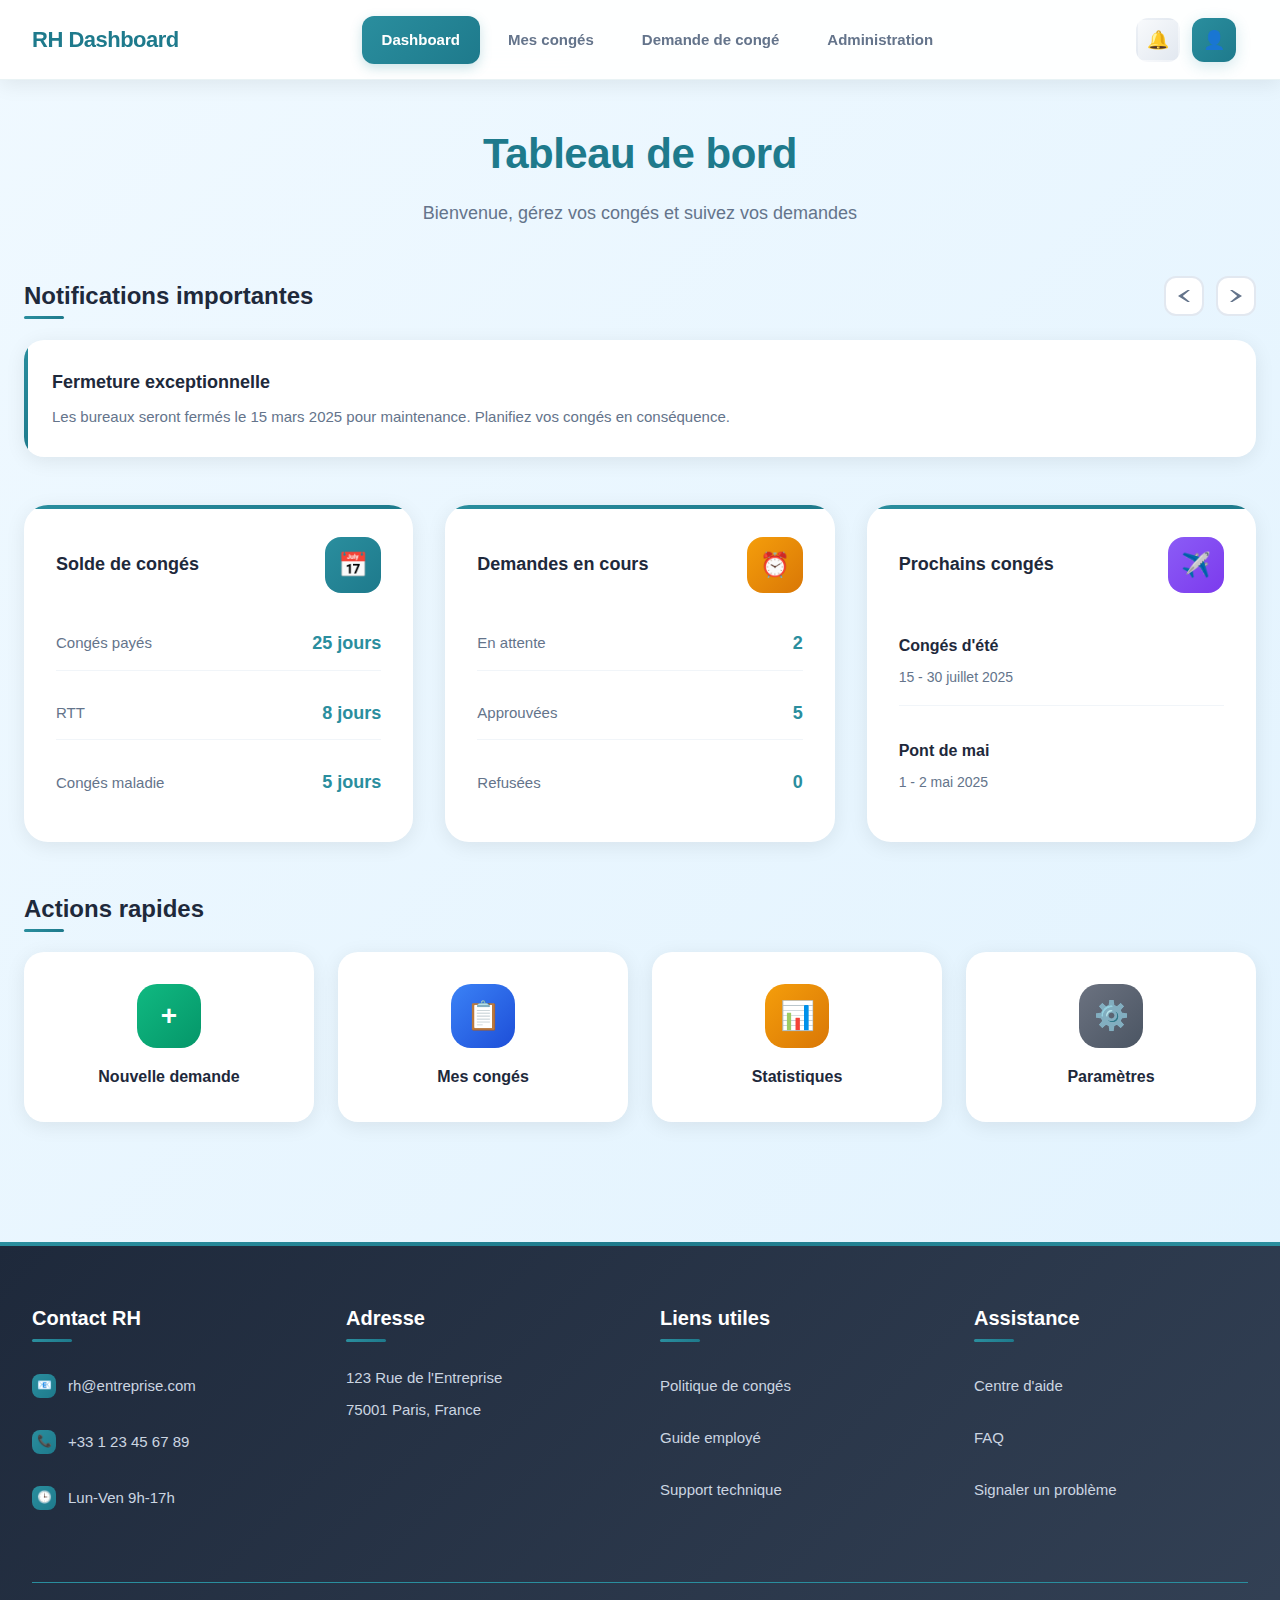
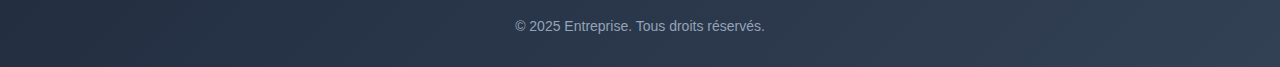
<file: index.html>
<!DOCTYPE html>
<html lang="fr">
  <head>
    <meta charset="UTF-8" />
    <meta name="viewport" content="width=device-width, initial-scale=1.0" />
    <title>Dashboard RH - FlexiDays</title>
    <link rel="stylesheet" href="dashboard.css" />
    <link rel="stylesheet" href="header.css" />
    <link rel="stylesheet" href="footer.css" />
  </head>
  <body>
    <header class="header">
      <div class="header-container">
        <div class="logo-section">
          <span class="logo-text">RH Dashboard</span>
        </div>
        <div class="hamburger">☰</div>
        <nav class="navigation">
          <a href="index.html" class="nav-link active">Dashboard</a>
          <a href="mes_conges.html" class="nav-link">Mes congés</a>
          <a href="demande_conge.html" class="nav-link">Demande de congé</a>
          <a href="gestion_conge.html" class="nav-link">Administration</a>
        </nav>
        <div class="user-section">
          <div class="notification-icon"></div>
          <div class="user-profile">
            <div class="user-avatar"></div>
          </div>
        </div>
      </div>
    </header>

    <main class="main-content">
      <div class="container">
        <div class="page-header">
          <h1 class="page-title">Tableau de bord</h1>
          <p class="page-subtitle">
            Bienvenue, gérez vos congés et suivez vos demandes
          </p>
        </div>

        <div class="notifications-section">
          <div class="section-header">
            <h2 class="section-title">Notifications importantes</h2>
            <div class="carousel-controls">
              <button class="carousel-btn prev"></button>
              <button class="carousel-btn next"></button>
            </div>
          </div>
          <div class="notification-card">
            <div class="notification-content">
              <h3 class="notification-title">Fermeture exceptionnelle</h3>
              <p class="notification-text">
                Les bureaux seront fermés le 15 mars 2025 pour maintenance.
                Planifiez vos congés en conséquence.
              </p>
            </div>
          </div>
        </div>

        <div class="stats-grid">
          <div class="stat-card">
            <div class="stat-header">
              <h3 class="stat-title">Solde de congés</h3>
              <div class="stat-icon calendar"></div>
            </div>
            <div class="stat-content">
              <div class="stat-item">
                <span class="stat-label">Congés payés</span>
                <span class="stat-value">25 jours</span>
              </div>
              <div class="stat-item">
                <span class="stat-label">RTT</span>
                <span class="stat-value">8 jours</span>
              </div>
              <div class="stat-item">
                <span class="stat-label">Congés maladie</span>
                <span class="stat-value">5 jours</span>
              </div>
            </div>
          </div>

          <div class="stat-card">
            <div class="stat-header">
              <h3 class="stat-title">Demandes en cours</h3>
              <div class="stat-icon clock"></div>
            </div>
            <div class="stat-content">
              <div class="stat-item">
                <span class="stat-label">En attente</span>
                <span class="stat-value">2</span>
              </div>
              <div class="stat-item">
                <span class="stat-label">Approuvées</span>
                <span class="stat-value">5</span>
              </div>
              <div class="stat-item">
                <span class="stat-label">Refusées</span>
                <span class="stat-value">0</span>
              </div>
            </div>
          </div>

          <div class="stat-card">
            <div class="stat-header">
              <h3 class="stat-title">Prochains congés</h3>
              <div class="stat-icon plane"></div>
            </div>
            <div class="stat-content">
              <div class="upcoming-leave">
                <span class="leave-title">Congés d'été</span>
                <span class="leave-date">15 - 30 juillet 2025</span>
              </div>
              <div class="upcoming-leave">
                <span class="leave-title">Pont de mai</span>
                <span class="leave-date">1 - 2 mai 2025</span>
              </div>
            </div>
          </div>
        </div>

        <div class="actions-section">
          <h2 class="section-title">Actions rapides</h2>
          <div class="actions-grid">
            <a href="demande_conge.html" class="action-card">
              <div class="action-icon plus"></div>
              <span class="action-text">Nouvelle demande</span>
            </a>
            <a href="mes_conges.html" class="action-card">
              <div class="action-icon list"></div>
              <span class="action-text">Mes congés</span>
            </a>
            <a href="#" class="action-card">
              <div class="action-icon chart"></div>
              <span class="action-text">Statistiques</span>
            </a>
            <a href="#" class="action-card">
              <div class="action-icon settings"></div>
              <span class="action-text">Paramètres</span>
            </a>
          </div>
        </div>
      </div>
    </main>

    <footer class="footer">
      <div class="footer-container">
        <div class="footer-section">
          <h3 class="footer-title">Contact RH</h3>
          <div class="contact-item">
            <span class="contact-icon"></span>
            <span>rh@entreprise.com</span>
          </div>
          <div class="contact-item">
            <span class="contact-icon"></span>
            <span>+33 1 23 45 67 89</span>
          </div>
          <div class="contact-item">
            <span class="contact-icon"></span>
            <span>Lun-Ven 9h-17h</span>
          </div>
        </div>

        <div class="footer-section">
          <h3 class="footer-title">Adresse</h3>
          <p>123 Rue de l'Entreprise</p>
          <p>75001 Paris, France</p>
        </div>

        <div class="footer-section">
          <h3 class="footer-title">Liens utiles</h3>
          <a href="#" class="footer-link">Politique de congés</a>
          <a href="#" class="footer-link">Guide employé</a>
          <a href="#" class="footer-link">Support technique</a>
        </div>

        <div class="footer-section">
          <h3 class="footer-title">Assistance</h3>
          <a href="#" class="footer-link">Centre d'aide</a>
          <a href="#" class="footer-link">FAQ</a>
          <a href="#" class="footer-link">Signaler un problème</a>
        </div>
      </div>

      <div class="footer-bottom">
        <p>&copy; 2025 Entreprise. Tous droits réservés.</p>
      </div>
    </footer>

    <script src="header.js"></script>
  </body>
</html>
</file>
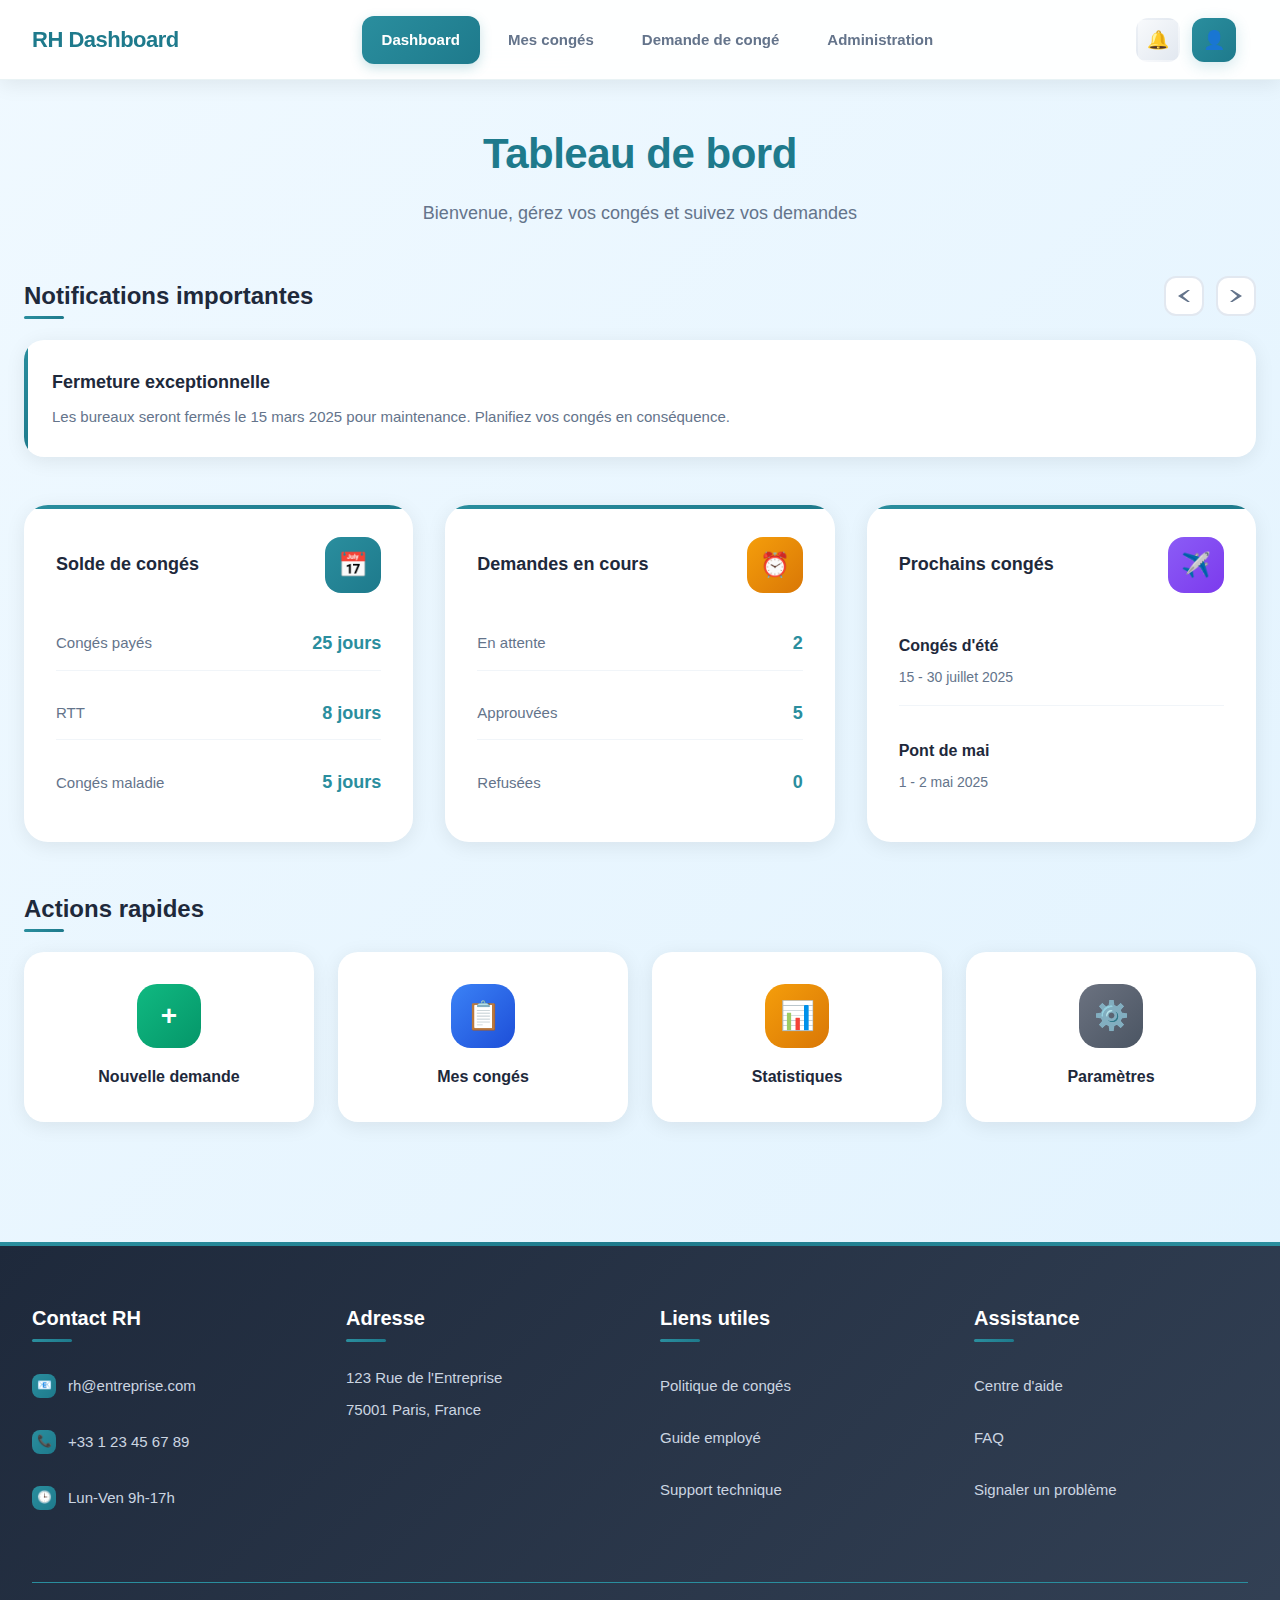
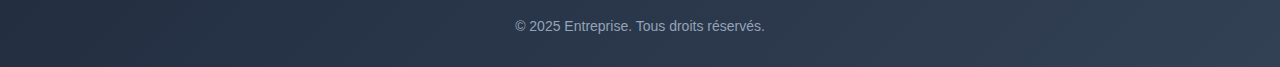
<file: dashboard.html>
<!DOCTYPE html>
<html lang="fr">
<head>
    <meta charset="UTF-8">
    <meta name="viewport" content="width=device-width, initial-scale=1.0">
    <title>Dashboard RH - FlexiDays</title>
    <link rel="stylesheet" href="dashboard.css">
    <link rel="stylesheet" href="header.css">
    <link rel="stylesheet" href="footer.css">
</head>
<body>
    <header class="header">
        <div class="header-container">
            <div class="logo-section">
                <span class="logo-text">RH Dashboard</span>
            </div>
            <nav class="navigation">
                <a href="dashboard.html" class="nav-link active">Dashboard</a>
                <a href="mes_conges.html" class="nav-link">Mes congés</a>
                <a href="demande_conge.html" class="nav-link">Demande de congé</a>
                <a href="gestion_conge.html" class="nav-link">Administration</a>
            </nav>
            <div class="user-section">
                <div class="notification-icon"></div>
                <div class="user-profile">
                    <div class="user-avatar"></div>
                </div>
            </div>
        </div>
    </header>

    <main class="main-content">
        <div class="container">
            <div class="page-header">
                <h1 class="page-title">Tableau de bord</h1>
                <p class="page-subtitle">Bienvenue, gérez vos congés et suivez vos demandes</p>
            </div>

            <div class="notifications-section">
                <div class="section-header">
                    <h2 class="section-title">Notifications importantes</h2>
                    <div class="carousel-controls">
                        <button class="carousel-btn prev"></button>
                        <button class="carousel-btn next"></button>
                    </div>
                </div>
                <div class="notification-card">
                    <div class="notification-content">
                        <h3 class="notification-title">Fermeture exceptionnelle</h3>
                        <p class="notification-text">Les bureaux seront fermés le 15 mars 2025 pour maintenance. Planifiez vos congés en conséquence.</p>
                    </div>
                </div>
            </div>

            <div class="stats-grid">
                <div class="stat-card">
                    <div class="stat-header">
                        <h3 class="stat-title">Solde de congés</h3>
                        <div class="stat-icon calendar"></div>
                    </div>
                    <div class="stat-content">
                        <div class="stat-item">
                            <span class="stat-label">Congés payés</span>
                            <span class="stat-value">25 jours</span>
                        </div>
                        <div class="stat-item">
                            <span class="stat-label">RTT</span>
                            <span class="stat-value">8 jours</span>
                        </div>
                        <div class="stat-item">
                            <span class="stat-label">Congés maladie</span>
                            <span class="stat-value">5 jours</span>
                        </div>
                    </div>
                </div>

                <div class="stat-card">
                    <div class="stat-header">
                        <h3 class="stat-title">Demandes en cours</h3>
                        <div class="stat-icon clock"></div>
                    </div>
                    <div class="stat-content">
                        <div class="stat-item">
                            <span class="stat-label">En attente</span>
                            <span class="stat-value">2</span>
                        </div>
                        <div class="stat-item">
                            <span class="stat-label">Approuvées</span>
                            <span class="stat-value">5</span>
                        </div>
                        <div class="stat-item">
                            <span class="stat-label">Refusées</span>
                            <span class="stat-value">0</span>
                        </div>
                    </div>
                </div>

                <div class="stat-card">
                    <div class="stat-header">
                        <h3 class="stat-title">Prochains congés</h3>
                        <div class="stat-icon plane"></div>
                    </div>
                    <div class="stat-content">
                        <div class="upcoming-leave">
                            <span class="leave-title">Congés d'été</span>
                            <span class="leave-date">15 - 30 juillet 2025</span>
                        </div>
                        <div class="upcoming-leave">
                            <span class="leave-title">Pont de mai</span>
                            <span class="leave-date">1 - 2 mai 2025</span>
                        </div>
                    </div>
                </div>
            </div>

            <div class="actions-section">
                <h2 class="section-title">Actions rapides</h2>
                <div class="actions-grid">
                    <a href="demande_conge.html" class="action-card">
                        <div class="action-icon plus"></div>
                        <span class="action-text">Nouvelle demande</span>
                    </a>
                    <a href="mes_conges.html" class="action-card">
                        <div class="action-icon list"></div>
                        <span class="action-text">Mes congés</span>
                    </a>
                    <a href="#" class="action-card">
                        <div class="action-icon chart"></div>
                        <span class="action-text">Statistiques</span>
                    </a>
                    <a href="#" class="action-card">
                        <div class="action-icon settings"></div>
                        <span class="action-text">Paramètres</span>
                    </a>
                </div>
            </div>
        </div>
    </main>

    <footer class="footer">
        <div class="footer-container">
            <div class="footer-section">
                <h3 class="footer-title">Contact RH</h3>
                <div class="contact-item">
                    <span class="contact-icon"></span>
                    <span>rh@entreprise.com</span>
                </div>
                <div class="contact-item">
                    <span class="contact-icon"></span>
                    <span>+33 1 23 45 67 89</span>
                </div>
                <div class="contact-item">
                    <span class="contact-icon"></span>
                    <span>Lun-Ven 9h-17h</span>
                </div>
            </div>
            
            <div class="footer-section">
                <h3 class="footer-title">Adresse</h3>
                <p>123 Rue de l'Entreprise</p>
                <p>75001 Paris, France</p>
            </div>
            
            <div class="footer-section">
                <h3 class="footer-title">Liens utiles</h3>
                <a href="#" class="footer-link">Politique de congés</a>
                <a href="#" class="footer-link">Guide employé</a>
                <a href="#" class="footer-link">Support technique</a>
            </div>
            
            <div class="footer-section">
                <h3 class="footer-title">Assistance</h3>
                <a href="#" class="footer-link">Centre d'aide</a>
                <a href="#" class="footer-link">FAQ</a>
                <a href="#" class="footer-link">Signaler un problème</a>
            </div>
        </div>
        
        <div class="footer-bottom">
            <p>&copy; 2025 Entreprise. Tous droits réservés.</p>
        </div>
    </footer>
</body>
</html>
</file>
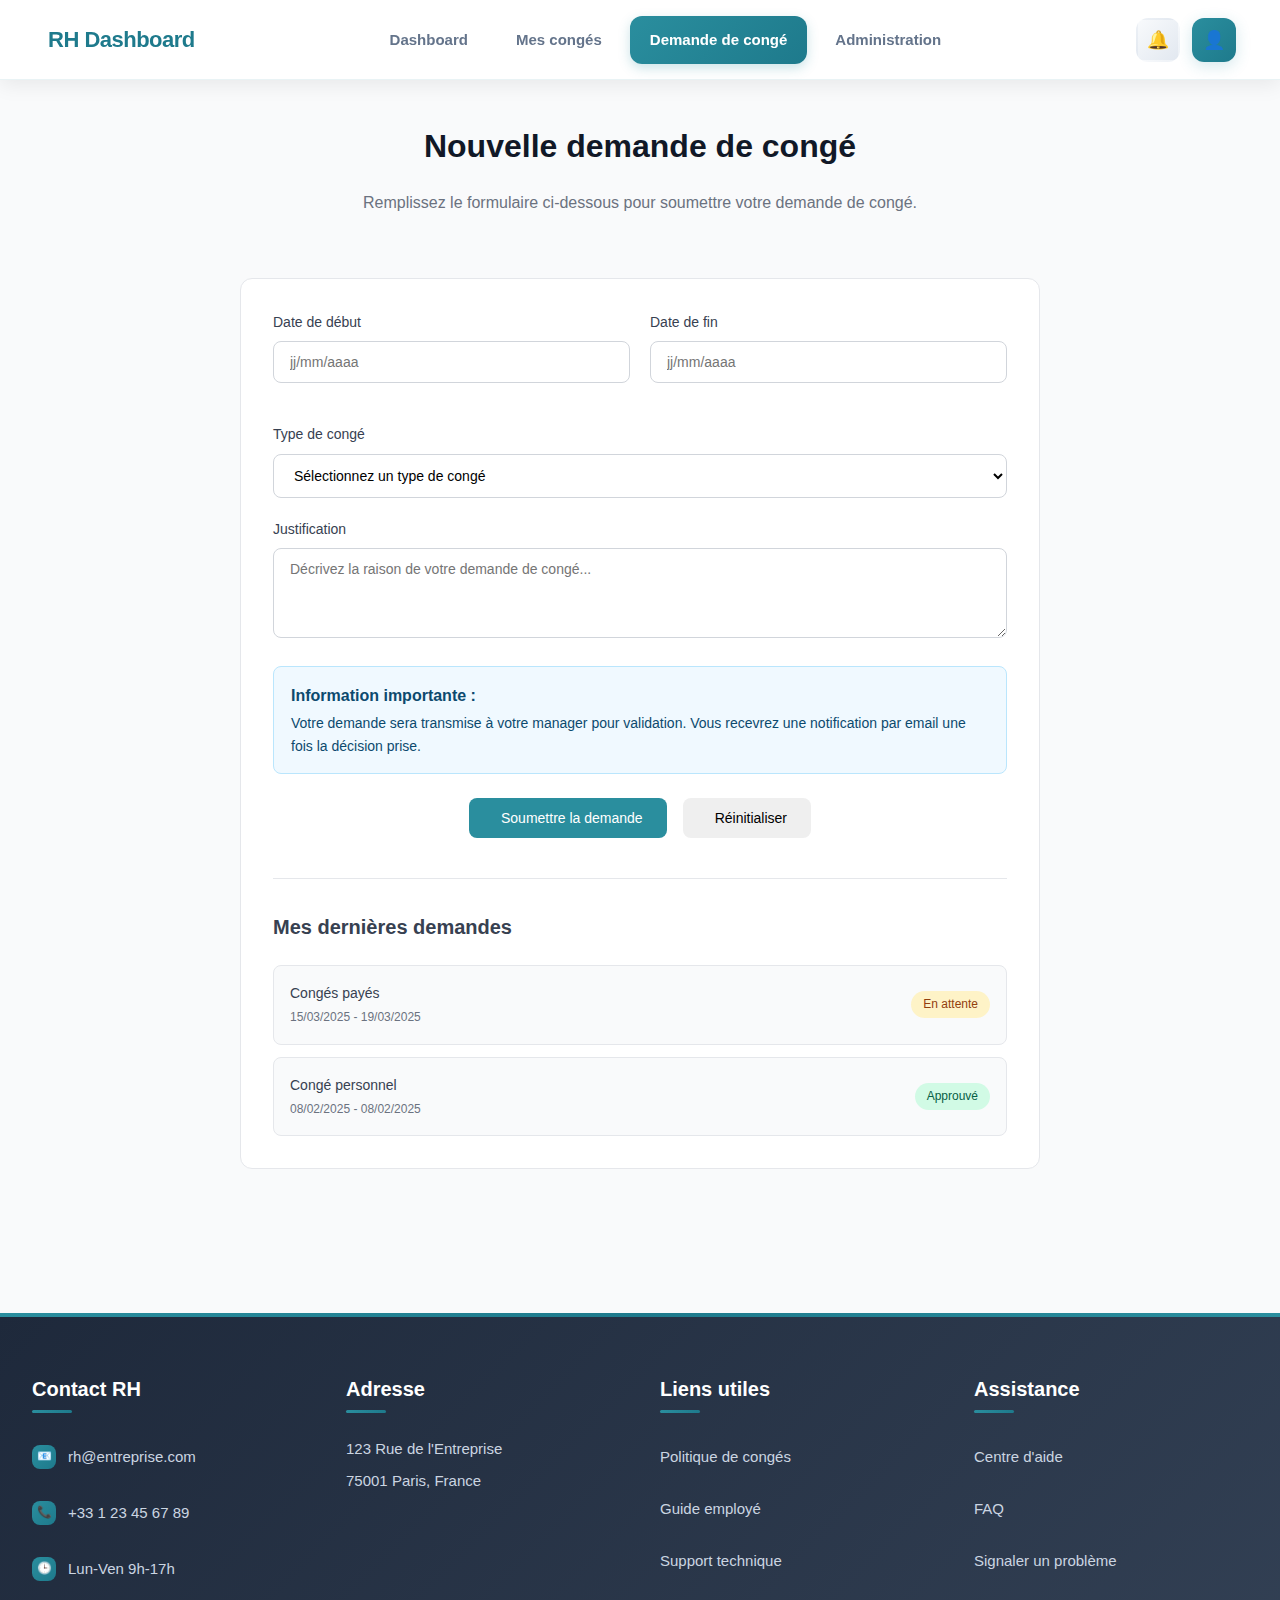
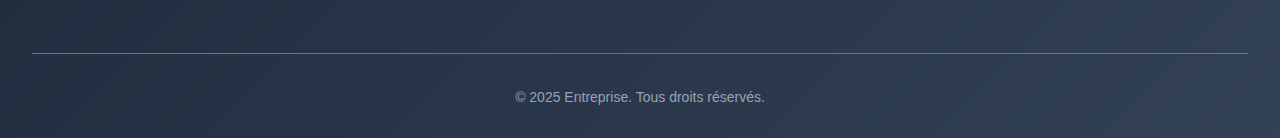
<file: demande_conge.html>
<!DOCTYPE html>
<html lang="fr">
  <head>
    <meta charset="UTF-8" />
    <meta name="viewport" content="width=device-width, initial-scale=1.0" />
    <title>Demande de congé - FlexiDays</title>
    <link rel="stylesheet" href="demande_conge.css" />
    <link rel="stylesheet" href="header.css" />
    <link rel="stylesheet" href="footer.css" />
  </head>
  <body>
    <header class="header">
      <div class="header-container">
        <div class="logo-section">
          <div class="logo-icon"></div>
          <span class="logo-text">RH Dashboard</span>
        </div>
        <div class="hamburger">☰</div>
        <nav class="navigation">
          <a href="index.html" class="nav-link">Dashboard</a>
          <a href="mes_conges.html" class="nav-link">Mes congés</a>
          <a href="demande_conge.html" class="nav-link active"
            >Demande de congé</a
          >
          <a href="gestion_conge.html" class="nav-link">Administration</a>
        </nav>
        <div class="user-section">
          <div class="notification-icon"></div>
          <div class="user-profile">
            <div class="user-avatar"></div>
          </div>
        </div>
      </div>
    </header>

    <main class="main-content">
      <div class="container">
        <div class="page-header">
          <h1 class="page-title">Nouvelle demande de congé</h1>
          <p class="page-subtitle">
            Remplissez le formulaire ci-dessous pour soumettre votre demande de
            congé.
          </p>
        </div>

        <div class="form-container">
          <form class="leave-form">
            <div class="form-row">
              <div class="form-group">
                <label for="start-date" class="form-label">Date de début</label>
                <div class="date-input-wrapper">
                  <input
                    type="text"
                    id="start-date"
                    class="form-input"
                    placeholder="jj/mm/aaaa"
                  />
                  <div class="calendar-icon"></div>
                </div>
              </div>
              <div class="form-group">
                <label for="end-date" class="form-label">Date de fin</label>
                <div class="date-input-wrapper">
                  <input
                    type="text"
                    id="end-date"
                    class="form-input"
                    placeholder="jj/mm/aaaa"
                  />
                  <div class="calendar-icon"></div>
                </div>
              </div>
            </div>

            <div class="form-group">
              <label for="leave-type" class="form-label">Type de congé</label>
              <select id="leave-type" class="form-select">
                <option value="">Sélectionnez un type de congé</option>
                <option value="conges-payes">Congés payés</option>
                <option value="rtt">RTT</option>
                <option value="conges-maladie">Congés maladie</option>
                <option value="conges-maternite">Congés maternité</option>
                <option value="conges-paternite">Congés paternité</option>
                <option value="formation">Formation</option>
              </select>
            </div>

            <div class="form-group">
              <label for="justification" class="form-label"
                >Justification</label
              >
              <textarea
                id="justification"
                class="form-textarea"
                rows="4"
                placeholder="Décrivez la raison de votre demande de congé..."
              ></textarea>
            </div>

            <div class="info-box">
              <div class="info-icon"></div>
              <div class="info-content">
                <p class="info-title">Information importante :</p>
                <p class="info-text">
                  Votre demande sera transmise à votre manager pour validation.
                  Vous recevrez une notification par email une fois la décision
                  prise.
                </p>
              </div>
            </div>

            <div class="form-actions">
              <button type="submit" class="btn btn-primary">
                <div class="btn-icon send"></div>
                Soumettre la demande
              </button>
              <button type="reset" class="btn btn-secondary">
                <div class="btn-icon reset"></div>
                Réinitialiser
              </button>
            </div>
          </form>

          <div class="recent-requests">
            <h2 class="section-title">Mes dernières demandes</h2>
            <div class="request-list">
              <div class="request-item">
                <div class="request-info">
                  <div class="request-type">Congés payés</div>
                  <div class="request-dates">15/03/2025 - 19/03/2025</div>
                </div>
                <div class="request-status pending">En attente</div>
              </div>
              <div class="request-item">
                <div class="request-info">
                  <div class="request-type">Congé personnel</div>
                  <div class="request-dates">08/02/2025 - 08/02/2025</div>
                </div>
                <div class="request-status approved">Approuvé</div>
              </div>
            </div>
          </div>
        </div>
      </div>
    </main>

    <footer class="footer">
      <div class="footer-container">
        <div class="footer-section">
          <h3 class="footer-title">Contact RH</h3>
          <div class="contact-item">
            <span class="contact-icon"></span>
            <span>rh@entreprise.com</span>
          </div>
          <div class="contact-item">
            <span class="contact-icon"></span>
            <span>+33 1 23 45 67 89</span>
          </div>
          <div class="contact-item">
            <span class="contact-icon"></span>
            <span>Lun-Ven 9h-17h</span>
          </div>
        </div>

        <div class="footer-section">
          <h3 class="footer-title">Adresse</h3>
          <p>123 Rue de l'Entreprise</p>
          <p>75001 Paris, France</p>
        </div>

        <div class="footer-section">
          <h3 class="footer-title">Liens utiles</h3>
          <a href="#" class="footer-link">Politique de congés</a>
          <a href="#" class="footer-link">Guide employé</a>
          <a href="#" class="footer-link">Support technique</a>
        </div>

        <div class="footer-section">
          <h3 class="footer-title">Assistance</h3>
          <a href="#" class="footer-link">Centre d'aide</a>
          <a href="#" class="footer-link">FAQ</a>
          <a href="#" class="footer-link">Signaler un problème</a>
        </div>
      </div>

      <div class="footer-bottom">
        <p>&copy; 2025 Entreprise. Tous droits réservés.</p>
      </div>
    </footer>
    <script src="header.js"></script>
  </body>
</html>
</file>
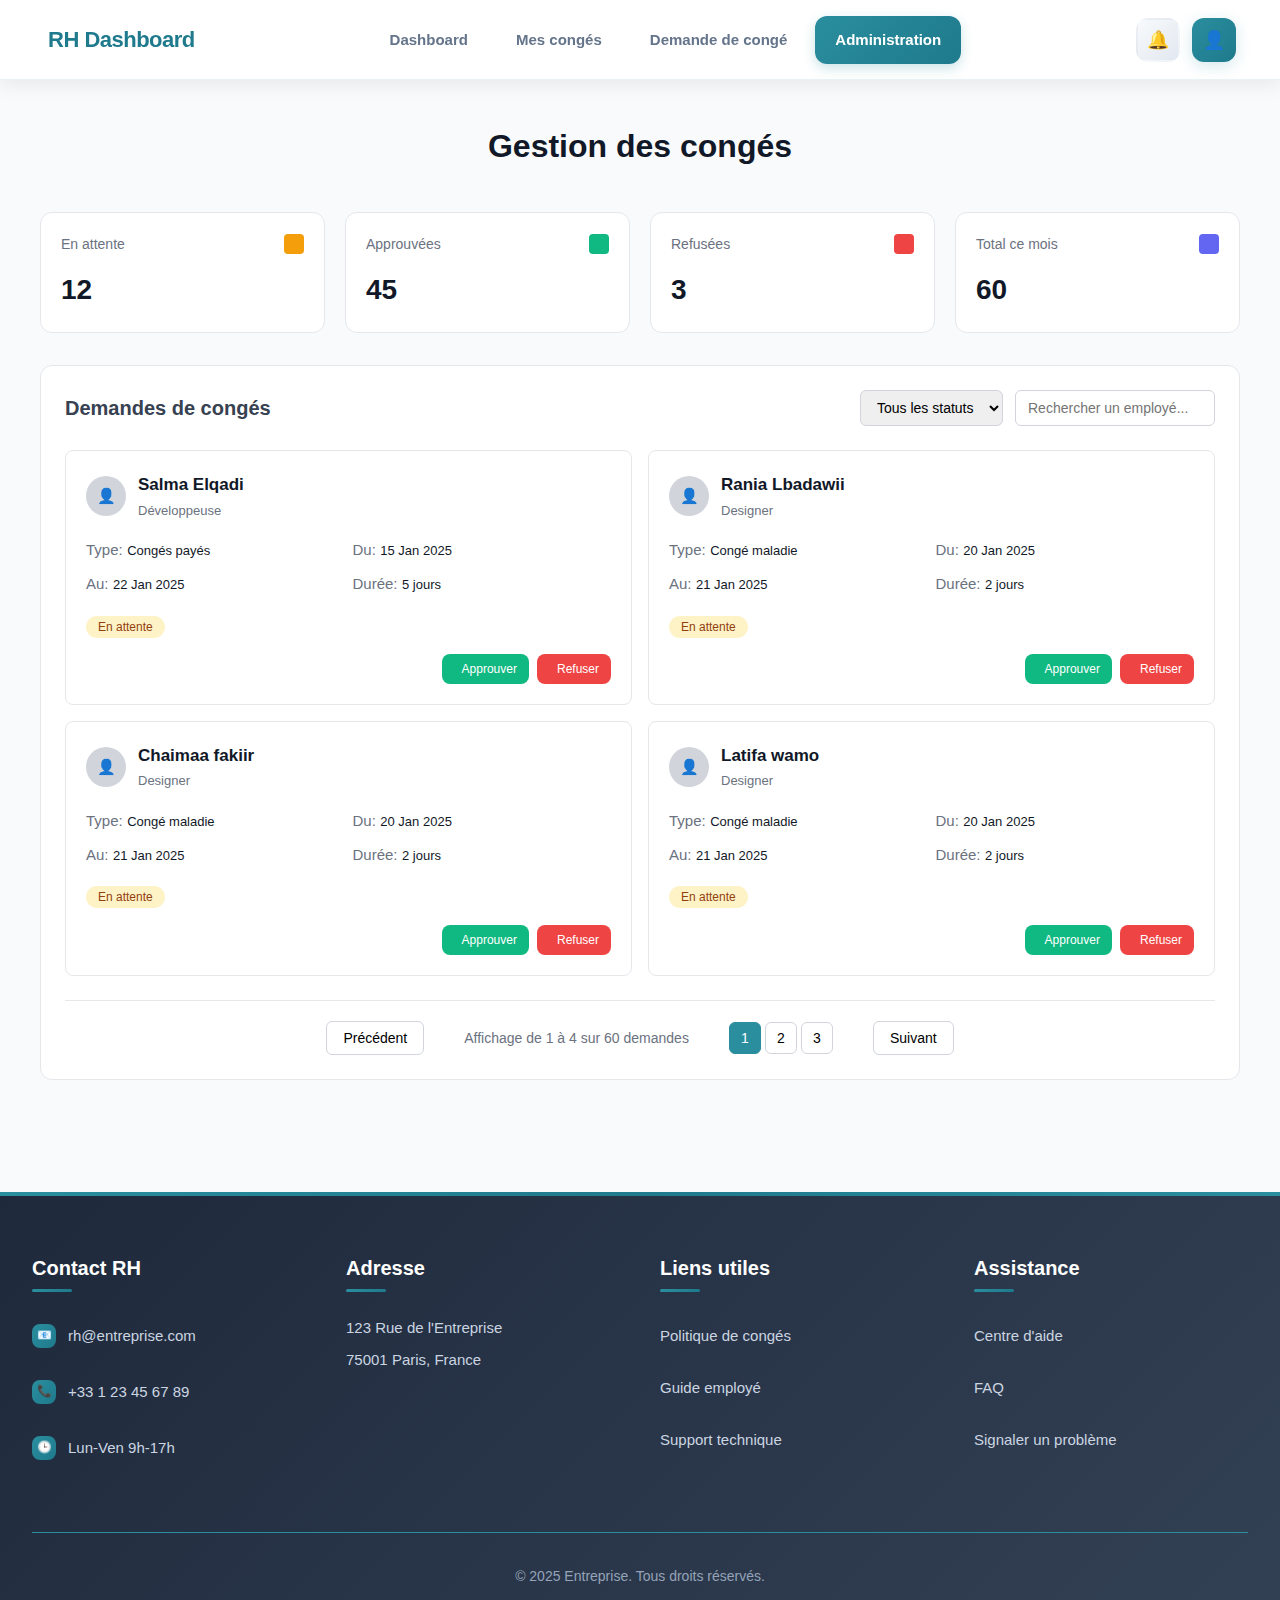
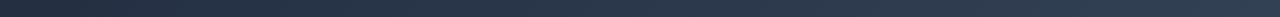
<file: gestion_conge.html>
<!DOCTYPE html>
<html lang="fr">
  <head>
    <meta charset="UTF-8" />
    <meta name="viewport" content="width=device-width, initial-scale=1.0" />
    <title>Gestion des congés - FlexiDays</title>
    <link rel="stylesheet" href="gestion_conge.css" />
    <link rel="stylesheet" href="header.css" />
    <link rel="stylesheet" href="footer.css" />
  </head>

  <body>
    <header class="header">
      <div class="header-container">
        <div class="logo-section">
          <div class="logo-icon"></div>
          <span class="logo-text">RH Dashboard</span>
        </div>
        <div class="hamburger">☰</div>
        <nav class="navigation">
          <a href="index.html" class="nav-link">Dashboard</a>
          <a href="mes_conges.html" class="nav-link">Mes congés</a>
          <a href="demande_conge.html" class="nav-link">Demande de congé</a>
          <a href="gestion_conge.html" class="nav-link active"
            >Administration</a
          >
        </nav>
        <div class="user-section">
          <div class="notification-icon"></div>
          <div class="user-profile">
            <div class="user-avatar"></div>
          </div>
        </div>
      </div>
    </header>

    <main class="main-content">
      <div class="container">
        <div class="page-header">
          <h1 class="page-title">Gestion des congés</h1>
        </div>

        <div class="stats-overview">
          <div class="stat-card">
            <div class="stat-header">
              <span class="stat-title">En attente</span>
              <div class="stat-icon pending"></div>
            </div>
            <div class="stat-number">12</div>
          </div>
          <div class="stat-card">
            <div class="stat-header">
              <span class="stat-title">Approuvées</span>
              <div class="stat-icon approved"></div>
            </div>
            <div class="stat-number">45</div>
          </div>
          <div class="stat-card">
            <div class="stat-header">
              <span class="stat-title">Refusées</span>
              <div class="stat-icon rejected"></div>
            </div>
            <div class="stat-number">3</div>
          </div>
          <div class="stat-card">
            <div class="stat-header">
              <span class="stat-title">Total ce mois</span>
              <div class="stat-icon total"></div>
            </div>
            <div class="stat-number">60</div>
          </div>
        </div>

        <div class="requests-section">
          <div class="section-header">
            <h2 class="section-title">Demandes de congés</h2>
            <div class="controls">
              <select class="status-filter">
                <option value="">Tous les statuts</option>
                <option value="pending">En attente</option>
                <option value="approved">Approuvées</option>
                <option value="rejected">Refusées</option>
              </select>
              <input
                type="text"
                class="search-input"
                placeholder="Rechercher un employé..."
              />
            </div>
          </div>

          <div class="requests-list">
            <div class="request-card">
              <div class="employee-info">
                <div class="employee-avatar"></div>
                <div class="employee-details">
                  <div class="employee-name">Salma Elqadi</div>
                  <div class="employee-role">Développeuse</div>
                </div>
              </div>
              <div class="request-details">
                <div class="request-row">
                  <span class="label">Type:</span>
                  <span class="value">Congés payés</span>
                </div>
                <div class="request-row">
                  <span class="label">Du:</span>
                  <span class="value">15 Jan 2025</span>
                </div>
                <div class="request-row">
                  <span class="label">Au:</span>
                  <span class="value">22 Jan 2025</span>
                </div>
                <div class="request-row">
                  <span class="label">Durée:</span>
                  <span class="value">5 jours</span>
                </div>
              </div>
              <div class="request-status">
                <span class="status-badge pending">En attente</span>
              </div>
              <div class="request-actions">
                <button class="btn btn-approve">
                  <div class="btn-icon check"></div>
                  Approuver
                </button>
                <button class="btn btn-reject">
                  <div class="btn-icon cross"></div>
                  Refuser
                </button>
              </div>
            </div>

            <div class="request-card">
              <div class="employee-info">
                <div class="employee-avatar"></div>
                <div class="employee-details">
                  <div class="employee-name">Rania Lbadawii</div>
                  <div class="employee-role">Designer</div>
                </div>
              </div>
              <div class="request-details">
                <div class="request-row">
                  <span class="label">Type:</span>
                  <span class="value">Congé maladie</span>
                </div>
                <div class="request-row">
                  <span class="label">Du:</span>
                  <span class="value">20 Jan 2025</span>
                </div>
                <div class="request-row">
                  <span class="label">Au:</span>
                  <span class="value">21 Jan 2025</span>
                </div>
                <div class="request-row">
                  <span class="label">Durée:</span>
                  <span class="value">2 jours</span>
                </div>
              </div>

              <div class="request-status">
                <span class="status-badge pending">En attente</span>
              </div>
              <div class="request-actions">
                <button class="btn btn-approve">
                  <div class="btn-icon check"></div>
                  Approuver
                </button>
                <button class="btn btn-reject">
                  <div class="btn-icon cross"></div>
                  Refuser
                </button>
              </div>
            </div>
            <div class="request-card">
              <div class="employee-info">
                <div class="employee-avatar"></div>
                <div class="employee-details">
                  <div class="employee-name">Chaimaa fakiir</div>
                  <div class="employee-role">Designer</div>
                </div>
              </div>
              <div class="request-details">
                <div class="request-row">
                  <span class="label">Type:</span>
                  <span class="value">Congé maladie</span>
                </div>
                <div class="request-row">
                  <span class="label">Du:</span>
                  <span class="value">20 Jan 2025</span>
                </div>
                <div class="request-row">
                  <span class="label">Au:</span>
                  <span class="value">21 Jan 2025</span>
                </div>
                <div class="request-row">
                  <span class="label">Durée:</span>
                  <span class="value">2 jours</span>
                </div>
              </div>

              <div class="request-status">
                <span class="status-badge pending">En attente</span>
              </div>
              <div class="request-actions">
                <button class="btn btn-approve">
                  <div class="btn-icon check"></div>
                  Approuver
                </button>
                <button class="btn btn-reject">
                  <div class="btn-icon cross"></div>
                  Refuser
                </button>
              </div>
            </div>
            <div class="request-card">
              <div class="employee-info">
                <div class="employee-avatar"></div>
                <div class="employee-details">
                  <div class="employee-name">Latifa wamo</div>
                  <div class="employee-role">Designer</div>
                </div>
              </div>
              <div class="request-details">
                <div class="request-row">
                  <span class="label">Type:</span>
                  <span class="value">Congé maladie</span>
                </div>
                <div class="request-row">
                  <span class="label">Du:</span>
                  <span class="value">20 Jan 2025</span>
                </div>
                <div class="request-row">
                  <span class="label">Au:</span>
                  <span class="value">21 Jan 2025</span>
                </div>
                <div class="request-row">
                  <span class="label">Durée:</span>
                  <span class="value">2 jours</span>
                </div>
              </div>

              <div class="request-status">
                <span class="status-badge pending">En attente</span>
              </div>
              <div class="request-actions">
                <button class="btn btn-approve">
                  <div class="btn-icon check"></div>
                  Approuver
                </button>
                <button class="btn btn-reject">
                  <div class="btn-icon cross"></div>
                  Refuser
                </button>
              </div>
            </div>
          </div>
          <div class="pagination">
            <button class="pagination-btn prev">Précédent</button>
            <div class="pagination-info">
              Affichage de 1 à 4 sur 60 demandes
            </div>
            <div class="pagination-numbers">
              <button class="pagination-number active">1</button>
              <button class="pagination-number">2</button>
              <button class="pagination-number">3</button>
            </div>
            <button class="pagination-btn next">Suivant</button>
          </div>
        </div>
      </div>
    </main>

    <footer class="footer">
      <div class="footer-container">
        <div class="footer-section">
          <h3 class="footer-title">Contact RH</h3>
          <div class="contact-item">
            <span class="contact-icon"></span>
            <span>rh@entreprise.com</span>
          </div>
          <div class="contact-item">
            <span class="contact-icon"></span>
            <span>+33 1 23 45 67 89</span>
          </div>
          <div class="contact-item">
            <span class="contact-icon"></span>
            <span>Lun-Ven 9h-17h</span>
          </div>
        </div>

        <div class="footer-section">
          <h3 class="footer-title">Adresse</h3>
          <p>123 Rue de l'Entreprise</p>
          <p>75001 Paris, France</p>
        </div>

        <div class="footer-section">
          <h3 class="footer-title">Liens utiles</h3>
          <a href="#" class="footer-link">Politique de congés</a>
          <a href="#" class="footer-link">Guide employé</a>
          <a href="#" class="footer-link">Support technique</a>
        </div>

        <div class="footer-section">
          <h3 class="footer-title">Assistance</h3>
          <a href="#" class="footer-link">Centre d'aide</a>
          <a href="#" class="footer-link">FAQ</a>
          <a href="#" class="footer-link">Signaler un problème</a>
        </div>
      </div>

      <div class="footer-bottom">
        <p>&copy; 2025 Entreprise. Tous droits réservés.</p>
      </div>
    </footer>
    <script src="header.js"></script>
  </body>
</html>
</file>
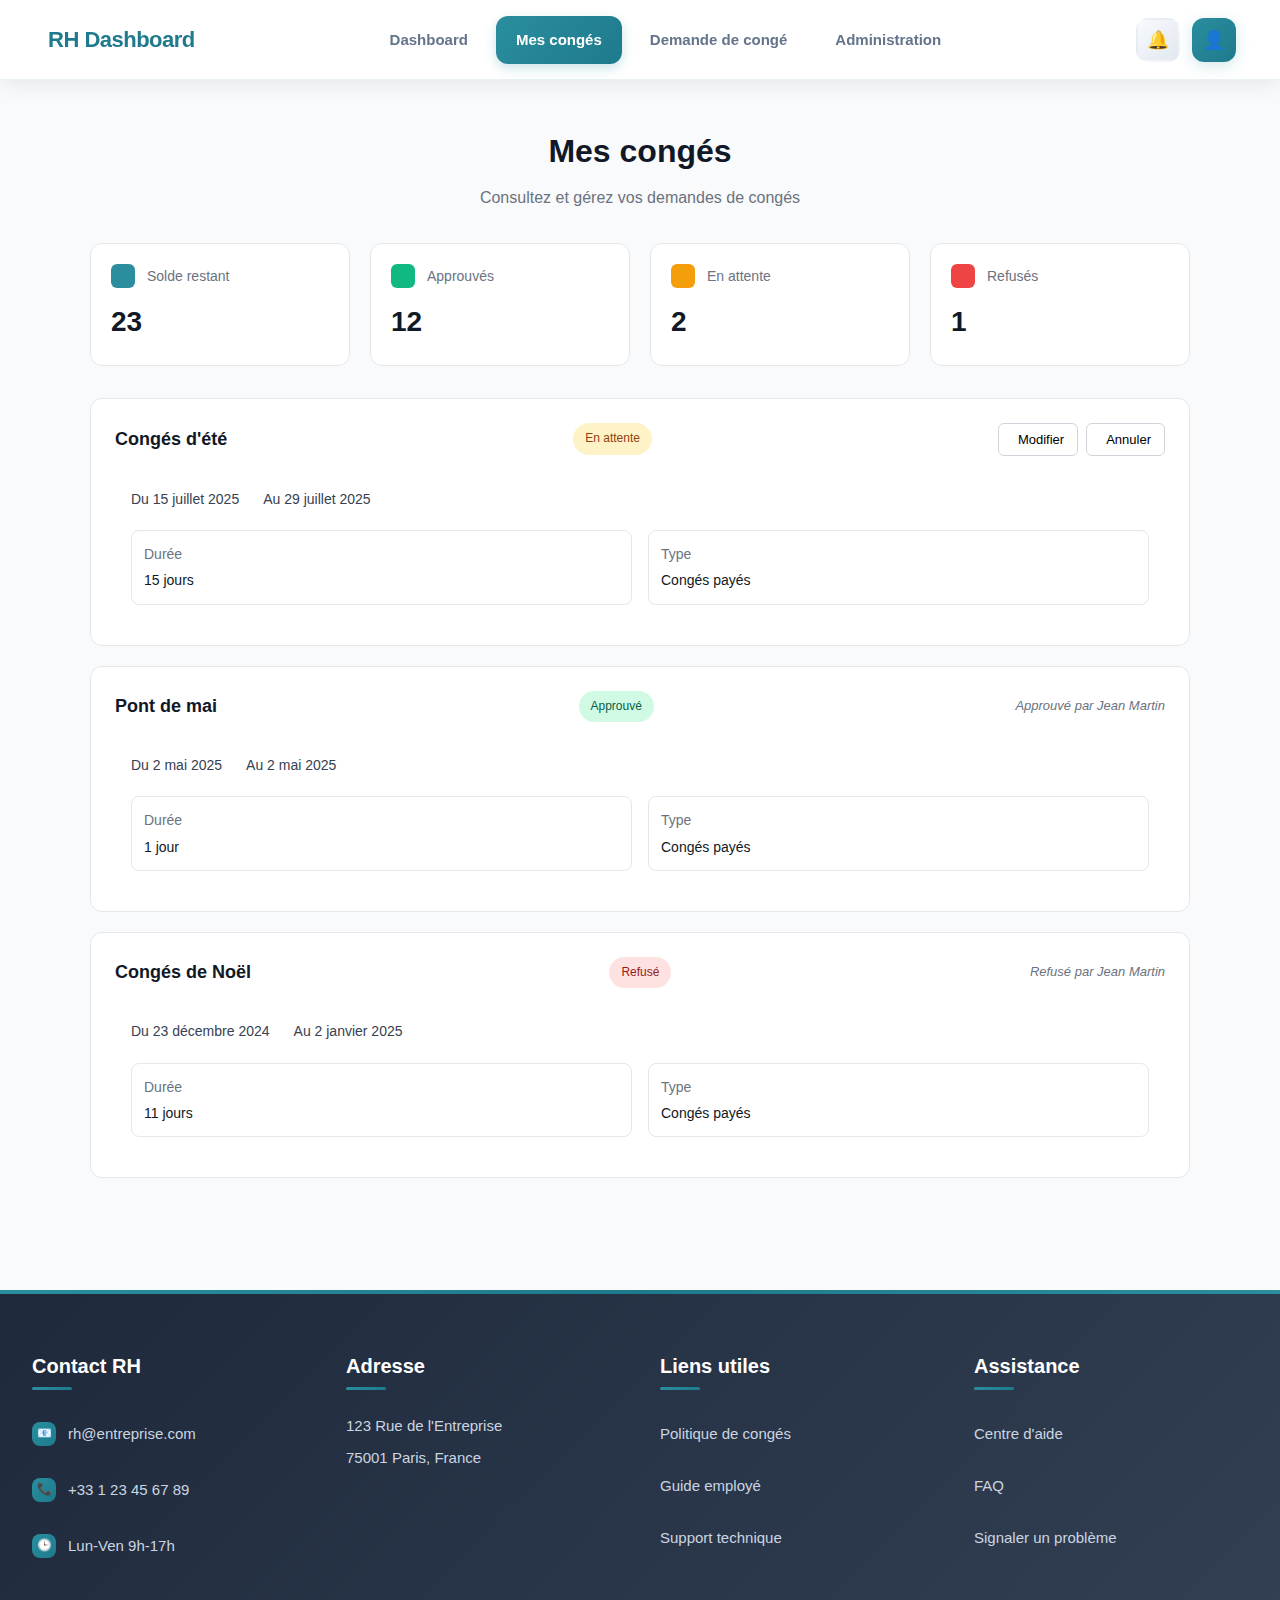
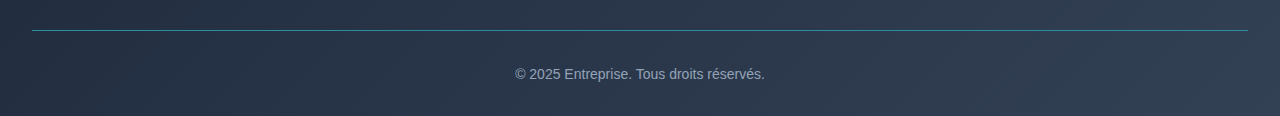
<file: mes_conges.html>
<!DOCTYPE html>
<html lang="fr">
  <head>
    <meta charset="UTF-8" />
    <meta name="viewport" content="width=device-width, initial-scale=1.0" />
    <title>Mes congés - FlexiDays</title>
    <link rel="stylesheet" href="mes_conges.css" />
    <link rel="stylesheet" href="header.css" />
    <link rel="stylesheet" href="footer.css" />
  </head>
  <body>
    <header class="header">
      <div class="header-container">
        <div class="logo-section">
          <div class="logo-icon"></div>
          <span class="logo-text">RH Dashboard</span>
        </div>
        <div class="hamburger">☰</div>
        <nav class="navigation">
          <a href="index.html" class="nav-link">Dashboard</a>
          <a href="mes_conges.html" class="nav-link active">Mes congés</a>
          <a href="demande_conge.html" class="nav-link">Demande de congé</a>
          <a href="gestion_conge.html" class="nav-link">Administration</a>
        </nav>
        <div class="user-section">
          <div class="notification-icon"></div>
          <div class="user-profile">
            <div class="user-avatar"></div>
          </div>
        </div>
      </div>
    </header>

    <main class="main-content">
      <div class="container">
        <div class="page-header">
          <h1 class="page-title">Mes congés</h1>
          <p class="page-subtitle">Consultez et gérez vos demandes de congés</p>
        </div>

        <div class="stats-overview">
          <div class="stat-card">
            <div class="stat-header">
              <div class="stat-icon calendar"></div>
              <span class="stat-title">Solde restant</span>
            </div>
            <div class="stat-number">23</div>
          </div>
          <div class="stat-card">
            <div class="stat-header">
              <div class="stat-icon check"></div>
              <span class="stat-title">Approuvés</span>
            </div>
            <div class="stat-number">12</div>
          </div>
          <div class="stat-card">
            <div class="stat-header">
              <div class="stat-icon clock"></div>
              <span class="stat-title">En attente</span>
            </div>
            <div class="stat-number">2</div>
          </div>
          <div class="stat-card">
            <div class="stat-header">
              <div class="stat-icon cross"></div>
              <span class="stat-title">Refusés</span>
            </div>
            <div class="stat-number">1</div>
          </div>
        </div>

        <div class="leaves-section">
          <div class="leave-card">
            <div class="leave-header">
              <div class="leave-title">Congés d'été</div>
              <div class="leave-status pending">En attente</div>
              <div class="leave-actions">
                <button class="action-btn edit">
                  <div class="btn-icon edit"></div>
                  Modifier
                </button>
                <button class="action-btn cancel">
                  <div class="btn-icon trash"></div>
                  Annuler
                </button>
              </div>
            </div>
            <div class="leave-details">
              <div class="leave-dates">
                <span class="date-label">Du 15 juillet 2025</span>
                <span class="date-label">Au 29 juillet 2025</span>
              </div>
              <div class="leave-info">
                <div class="info-item">
                  <span class="info-label">Durée</span>
                  <span class="info-value">15 jours</span>
                </div>
                <div class="info-item">
                  <span class="info-label">Type</span>
                  <span class="info-value">Congés payés</span>
                </div>
              </div>
            </div>
          </div>

          <div class="leave-card">
            <div class="leave-header">
              <div class="leave-title">Pont de mai</div>
              <div class="leave-status approved">Approuvé</div>
              <div class="leave-approval">Approuvé par Jean Martin</div>
            </div>
            <div class="leave-details">
              <div class="leave-dates">
                <span class="date-label">Du 2 mai 2025</span>
                <span class="date-label">Au 2 mai 2025</span>
              </div>
              <div class="leave-info">
                <div class="info-item">
                  <span class="info-label">Durée</span>
                  <span class="info-value">1 jour</span>
                </div>
                <div class="info-item">
                  <span class="info-label">Type</span>
                  <span class="info-value">Congés payés</span>
                </div>
              </div>
            </div>
          </div>

          <div class="leave-card">
            <div class="leave-header">
              <div class="leave-title">Congés de Noël</div>
              <div class="leave-status rejected">Refusé</div>
              <div class="leave-approval">Refusé par Jean Martin</div>
            </div>
            <div class="leave-details">
              <div class="leave-dates">
                <span class="date-label">Du 23 décembre 2024</span>
                <span class="date-label">Au 2 janvier 2025</span>
              </div>
              <div class="leave-info">
                <div class="info-item">
                  <span class="info-label">Durée</span>
                  <span class="info-value">11 jours</span>
                </div>
                <div class="info-item">
                  <span class="info-label">Type</span>
                  <span class="info-value">Congés payés</span>
                </div>
              </div>
            </div>
          </div>
        </div>
      </div>
    </main>

    <footer class="footer">
      <div class="footer-container">
        <div class="footer-section">
          <h3 class="footer-title">Contact RH</h3>
          <div class="contact-item">
            <span class="contact-icon"></span>
            <span>rh@entreprise.com</span>
          </div>
          <div class="contact-item">
            <span class="contact-icon"></span>
            <span>+33 1 23 45 67 89</span>
          </div>
          <div class="contact-item">
            <span class="contact-icon"></span>
            <span>Lun-Ven 9h-17h</span>
          </div>
        </div>

        <div class="footer-section">
          <h3 class="footer-title">Adresse</h3>
          <p>123 Rue de l'Entreprise</p>
          <p>75001 Paris, France</p>
        </div>

        <div class="footer-section">
          <h3 class="footer-title">Liens utiles</h3>
          <a href="#" class="footer-link">Politique de congés</a>
          <a href="#" class="footer-link">Guide employé</a>
          <a href="#" class="footer-link">Support technique</a>
        </div>

        <div class="footer-section">
          <h3 class="footer-title">Assistance</h3>
          <a href="#" class="footer-link">Centre d'aide</a>
          <a href="#" class="footer-link">FAQ</a>
          <a href="#" class="footer-link">Signaler un problème</a>
        </div>
      </div>

      <div class="footer-bottom">
        <p>&copy; 2025 Entreprise. Tous droits réservés.</p>
      </div>
    </footer>
    <script src="header.js"></script>
  </body>
</html>
</file>
<file: dashboard.css>
* {
  margin: 0;
  padding: 0;
}

body {
  font-family: -apple-system, BlinkMacSystemFont, "Segoe UI", Roboto, sans-serif;
  background: linear-gradient(135deg, #f0f9ff 0%, #e0f2fe 100%);
  color: #1e293b;
  line-height: 1.6;
}

.main-content {
  margin-top: 80px;
  padding: 40px 24px;
}

.container {
  max-width: 1400px;
  margin: 0 auto;
}

.page-header {
  margin-bottom: 48px;
  text-align: center;
  animation: fadeInUp 0.8s ease-out;
}

.page-title {
  font-size: 42px;
  font-weight: 800;
  color: #1e7a8c; 
  margin-bottom: 12px;
  letter-spacing: -0.5px;
}

.page-subtitle {
  font-size: 18px;
  color: #64748b;
  font-weight: 400;
}

.notifications-section {
  margin-bottom: 48px;
}

.section-header {
  display: flex;
  justify-content: space-between;
  align-items: center;
  margin-bottom: 24px;
}

.section-title {
  font-size: 24px;
  font-weight: 700;
  color: #1e293b;
  position: relative;
}

.section-title::after {
  content: "";
  position: absolute;
  bottom: -4px;
  left: 0;
  width: 40px;
  height: 3px;
  background: linear-gradient(90deg, #2a8e9e, #1e7a8c);
  border-radius: 2px;
}

.carousel-controls {
  display: flex;
  gap: 12px;
}

.carousel-btn {
  width: 40px;
  height: 40px;
  border: 2px solid #e2e8f0;
  background: white;
  border-radius: 12px;
  cursor: pointer;
  position: relative;
  overflow: hidden;
}

.carousel-btn::before {
  content: "";
  position: absolute;
  top: 50%;
  left: 50%;
  transform: translate(-50%, -50%);
  width: 12px;
  height: 12px;
  background: #64748b;
  transition: all 0.3s ease;
}

.carousel-btn.prev::before {
  clip-path: polygon(100% 0%, 40% 50%, 100% 100%, 80% 100%, 0% 50%, 80% 0%);
}

.carousel-btn.next::before {
  clip-path: polygon(0% 0%, 60% 50%, 0% 100%, 20% 100%, 100% 50%, 20% 0%);
}

.carousel-btn:hover {
  background: #2a8e9e;
}

.carousel-btn:hover::before {
  background: white;
}

.notification-card {
  background: white;
  border-radius: 20px;
  padding: 28px;
  border: none;
  display: flex;
  gap: 20px;
  box-shadow: 0 4px 20px rgba(0, 0, 0, 0.08);
  position: relative;
  overflow: hidden;
}

.notification-card::before {
  content: "";
  position: absolute;
  top: 0;
  left: 0;
  width: 4px;
  height: 100%;
  background: linear-gradient(180deg, #2a8e9e, #1e7a8c);
}

.notification-title {
  font-size: 18px;
  font-weight: 700;
  color: #1e293b;
  margin-bottom: 8px;
}

.notification-text {
  font-size: 15px;
  color: #64748b;
}

.stats-grid {
  display: grid;
  grid-template-columns: repeat(auto-fit, minmax(350px, 1fr));
  gap: 32px;
  margin-bottom: 48px;
}

.stat-card {
  background: white;
  border-radius: 24px;
  padding: 32px;
  transition: all 0.4s ease;
  position: relative;
  overflow: hidden;
  box-shadow: 0 4px 20px rgba(0, 0, 0, 0.08);
}

.stat-card::before {
  content: "";
  position: absolute;
  top: 0;
  left: 0;
  right: 0;
  height: 4px;
  background: linear-gradient(90deg, #2a8e9e, #1e7a8c);
}

.stat-card:hover {
  transform: translateY(-8px);
}

.stat-header {
  display: flex;
  justify-content: space-between;
  align-items: center;
  margin-bottom: 24px;
}

.stat-title {
  font-size: 18px;
  font-weight: 700;
  color: #1e293b;
}

.stat-icon {
  width: 56px;
  height: 56px;
  border-radius: 16px;
  position: relative;
}

.stat-icon::after {
  content: "";
  position: absolute;
  top: 50%;
  left: 50%;
  transform: translate(-50%, -50%);
  color: white;
  font-size: 24px;
}

.stat-icon.calendar {
  background: linear-gradient(135deg, #2a8e9e, #1e7a8c);
}

.stat-icon.calendar::after {
  content: "📅";
}

.stat-icon.clock {
  background: linear-gradient(135deg, #f59e0b, #d97706);
}

.stat-icon.clock::after {
  content: "⏰";
}

.stat-icon.plane {
  background: linear-gradient(135deg, #8b5cf6, #7c3aed);
}

.stat-icon.plane::after {
  content: "✈️";
}

.stat-content {
  display: flex;
  flex-direction: column;
  gap: 16px;
}

.stat-item {
  display: flex;
  justify-content: space-between;
  align-items: center;
  padding: 12px 0;
  border-bottom: 1px solid #f1f5f9;
  transition: all 0.3s ease;
}

.stat-item:last-child {
  border-bottom: none;
}

.stat-item:hover {
  background: #f8fafc;
  margin: 0 -16px;
  padding: 12px 16px;
  border-radius: 12px;
}

.stat-label {
  font-size: 15px;
  color: #64748b;
  font-weight: 500;
}

.stat-value {
  font-size: 18px;
  font-weight: 700;
  color: #2a8e9e;
}

.upcoming-leave {
  display: flex;
  flex-direction: column;
  gap: 8px;
  padding: 16px 0;
  border-bottom: 1px solid #f1f5f9;
  transition: all 0.3s ease;
}

.upcoming-leave:last-child {
  border-bottom: none;
}

.upcoming-leave:hover {
  background: #f8fafc;
  margin: 0 -16px;
  padding: 16px;
  border-radius: 12px;
}

.leave-title {
  font-size: 16px;
  font-weight: 600;
  color: #1e293b;
}

.leave-date {
  font-size: 14px;
  color: #64748b;
  font-weight: 500;
}

.actions-grid {
  display: grid;
  grid-template-columns: repeat(auto-fit, minmax(250px, 1fr));
  gap: 24px;
  margin-top: 24px;
}

.action-card {
  background: white;
  border-radius: 20px;
  padding: 32px;
  border: none;
  text-decoration: none;
  color: #1e293b;
  display: flex;
  flex-direction: column;
  align-items: center;
  gap: 16px;
  transition: all 0.4s ease;
  position: relative;
  overflow: hidden;
  box-shadow: 0 4px 20px rgba(0, 0, 0, 0.08);
}

.action-card:hover::before {
  transform: translateY(0);
}

.action-card:hover {
  transform: translateY(-8px);
  box-shadow: 0 20px 40px rgba(42, 142, 158, 0.2);
}

.action-icon {
  width: 64px;
  height: 64px;
  border-radius: 20px;
  position: relative;
  transition: all 0.4s ease;
  z-index: 2;
}

.action-icon::after {
  content: "";
  position: absolute;
  top: 50%;
  left: 50%;
  transform: translate(-50%, -50%);
  font-size: 28px;
  transition: all 0.4s ease;
}

.action-icon.plus {
  background: linear-gradient(135deg, #10b981, #059669);
}

.action-icon.plus::after {
  content: "+";
  color: white;
  font-weight: bold;
}

.action-icon.list {
  background: linear-gradient(135deg, #3b82f6, #1d4ed8);
}

.action-icon.list::after {
  content: "📋";
}

.action-icon.chart {
  background: linear-gradient(135deg, #f59e0b, #d97706);
}

.action-icon.chart::after {
  content: "📊";
}

.action-icon.settings {
  background: linear-gradient(135deg, #6b7280, #4b5563);
}

.action-icon.settings::after {
  content: "⚙️";
}

.action-text {
  font-size: 16px;
  font-weight: 600;
  text-align: center;
  z-index: 2;
  position: relative;
  transition: all 0.4s ease;
}

/* Tablettes (≤ 1024px) */
@media (max-width: 1024px) {
  .page-title {
    font-size: 32px;
  }

  .page-subtitle {
    font-size: 16px;
  }

  .stats-grid {
    grid-template-columns: repeat(auto-fit, minmax(280px, 1fr));
    gap: 24px;
  }

  .actions-grid {
    grid-template-columns: repeat(auto-fit, minmax(200px, 1fr));
    gap: 20px;
  }
}

/* Mobiles (≤ 768px) */
@media (max-width: 768px) {
  .main-content {
    margin-top: 60px;
    padding: 24px 16px;
  }

  .page-header {
    margin-bottom: 32px;
  }

  .page-title {
    font-size: 26px;
  }

  .page-subtitle {
    font-size: 14px;
  }

  .section-header {
    flex-direction: column;
    align-items: flex-start;
    gap: 12px;
  }

  .carousel-controls {
    align-self: flex-end;
  }

  .notification-card {
    flex-direction: column;
    padding: 20px;
  }

  .stats-grid {
    grid-template-columns: 1fr; /* une seule colonne */
    gap: 20px;
  }

  .stat-card {
    padding: 24px;
  }

  .actions-grid {
    grid-template-columns: 1fr;
    gap: 16px;
  }

  .action-card {
    padding: 24px;
  }
}
</file>
<file: header.css>
* {
  margin: 0;
  padding: 0;
  box-sizing: border-box;
}

.header {
  background: rgba(255, 255, 255, 0.95);
  backdrop-filter: blur(20px);
  border-bottom: 1px solid rgba(42, 142, 158, 0.1);
  padding: 0 32px;
  height: 80px;
  position: fixed;
  top: 0;
  left: 0;
  right: 0;
  z-index: 1000;
  box-shadow: 0 4px 20px rgba(0, 0, 0, 0.08);
}

.header-container {
  display: flex;
  align-items: center;
  justify-content: space-between;
  height: 100%;
  max-width: 1400px;
  margin: 0 auto;
}

.logo-section {
  display: flex;
  align-items: center;
  gap: 16px;
}

.logo-text {
  font-size: 22px;
  font-weight: 800;
  color: #1e7a8c;
  letter-spacing: -0.5px;
}

.navigation {
  display: flex;
  gap: 8px;
  padding: 8px;
  border-radius: 16px;
}

.nav-link {
  text-decoration: none;
  color: #64748b;
  font-size: 15px;
  font-weight: 600;
  padding: 12px 20px;
  border-radius: 12px;
  position: relative;
  overflow: hidden;
  background: transparent;
  transition: color 0.2s ease;
}

/* Remove the gradient animation on hover */
.nav-link::before {
  display: none;
}

/* Active state styling */
.nav-link.active {
  color: white;
  background: linear-gradient(135deg, #2a8e9e, #1e7a8c);
  box-shadow: 0 4px 12px rgba(42, 142, 158, 0.25);
}

/* Remove hover animations */
.nav-link:hover {
  color: #2a8e9e;
  transform: none;
  box-shadow: none;
  background: rgba(42, 142, 158, 0.1);
}

.user-section {
  display: flex;
  align-items: center;
}

.notification-icon {
  width: 44px;
  height: 44px;
  background: linear-gradient(135deg, #f8fafc, #e2e8f0);
  border-radius: 12px;
  cursor: pointer;
  position: relative;
  border: 2px solid transparent;
}

.notification-icon::after {
  content: "🔔";
  position: absolute;
  top: 50%;
  left: 50%;
  transform: translate(-50%, -50%);
  font-size: 18px;
}

.notification-icon:hover {
  background: linear-gradient(135deg, #2a8e9e, #1e7a8c);
  transform: translateY(-2px);
  border-color: rgba(42, 142, 158, 0.2);
}

.user-profile {
  display: flex;
  align-items: center;
  gap: 12px;
  cursor: pointer;
  padding: 8px 12px;
  border-radius: 12px;
}

.user-avatar {
  width: 44px;
  height: 44px;
  background: linear-gradient(135deg, #2a8e9e, #1e7a8c);
  border-radius: 12px;
  position: relative;
  box-shadow: 0 4px 15px rgba(42, 142, 158, 0.2);
}

.user-avatar::after {
  content: "👤";
  position: absolute;
  top: 50%;
  left: 50%;
  transform: translate(-50%, -50%);
  font-size: 18px;
}

/* Default: hamburger hidden on desktop */
.hamburger {
  display: none;
  font-size: 26px;
  cursor: pointer;
  user-select: none;
}

/* Mobile style */
@media (max-width: 768px) {
  /* Hide icons on mobile */
  .user-section {
    display: none;
  }

  /* Show hamburger */
  .hamburger {
    display: block;
  }

  /* Navigation hidden by default */
  .navigation {
    display: none;
    position: absolute;
    top: 80px; /* just under header */
    left: 0;
    right: 0;
    background: white;
    flex-direction: column;
    gap: 0;
    border-top: 1px solid rgba(42, 142, 158, 0.1);
    box-shadow: 0 4px 12px rgba(0,0,0,0.08);
  }

  .navigation.show {
    display: flex;
  }

  .nav-link {
    padding: 14px;
    text-align: center;
    border-radius: 0;
  }
}
</file>
<file: footer.css>
.footer {
  background: linear-gradient(135deg, #1e293b 0%, #334155 100%);
  border-top: none;
  padding: 60px 32px 30px;
  margin-top: 80px;
  position: relative;
}

.footer::before {
  content: "";
  position: absolute;
  top: 0;
  left: 0;
  right: 0;
  height: 4px;
  background: linear-gradient(90deg, #2a8e9e, #1e7a8c, #2a8e9e);
}

.footer-container {
  display: grid;
  grid-template-columns: repeat(auto-fit, minmax(250px, 1fr));
  gap: 40px;
  max-width: 1400px;
  margin: 0 auto;
  position: relative;
}

.footer-section h3.footer-title {
  font-size: 20px;
  font-weight: 700;
  color: white;
  margin-bottom: 24px;
  position: relative;
  padding-bottom: 8px;
}

.footer-section h3.footer-title::after {
  content: "";
  position: absolute;
  bottom: 0;
  left: 0;
  width: 40px;
  height: 3px;
  background: linear-gradient(90deg, #2a8e9e, #1e7a8c);
  border-radius: 2px;
}

.contact-item {
  display: flex;
  align-items: center;
  gap: 12px;
  margin-bottom: 16px;
  color: #cbd5e1;
  font-size: 15px;
  padding: 8px 0;
  border-radius: 8px;
}

.contact-icon {
  width: 24px;
  height: 24px;
  background: linear-gradient(135deg, #2a8e9e, #1e7a8c);
  border-radius: 8px;
  position: relative;
  transition: all 0.3s ease;
}

.contact-icon::after {
  content: "";
  position: absolute;
  top: 50%;
  left: 50%;
  transform: translate(-50%, -50%);
  color: white;
  font-size: 12px;
  font-weight: bold;
}

.contact-item:nth-child(2) .contact-icon::after {
  content: "📧";
}

.contact-item:nth-child(3) .contact-icon::after {
  content: "📞";
}

.contact-item:nth-child(4) .contact-icon::after {
  content: "🕒";
}

.footer-section p {
  color: #cbd5e1;
  font-size: 15px;
  margin-bottom: 8px;
  line-height: 1.6;
}

.footer-link {
  display: flex;
  align-items: center;
  gap: 8px;
  color: #cbd5e1;
  text-decoration: none;
  font-size: 15px;
  margin-bottom: 12px;
  padding: 8px 0;
  border-radius: 8px;
  position: relative;
}

.footer-bottom {
  border-top: 1px solid rgba(42, 142, 158);
  margin-top: 48px;
  padding-top: 32px;
  text-align: center;
  position: relative;
}

.footer-bottom p {
  color: #94a3b8;
  font-size: 14px;
  font-weight: 500;
}

/* Tablette : réduire les espacements */
@media (max-width: 1024px) {
  .footer {
    padding: 40px 24px 20px;
  }

  .footer-section h3.footer-title {
    font-size: 18px;
  }

  .footer-section p,
  .footer-link,
  .contact-item {
    font-size: 14px;
  }
}

/* Mobile : sections en pile verticale */
@media (max-width: 768px) {
  .footer {
    padding: 32px 16px 20px;
    margin-top: 40px;
  }

  .footer-container {
    grid-template-columns: 1fr; /* une seule colonne */
    gap: 24px;
    text-align: center;
  }

  .footer-section h3.footer-title {
    font-size: 16px;
    margin-bottom: 16px;
  }

  .footer-section h3.footer-title::after {
    left: 50%;
    transform: translateX(-50%); /* centrer le trait décoratif */
  }

  .contact-item {
    justify-content: center;
  }

  .footer-link {
    justify-content: center;
  }

  .footer-bottom {
    margin-top: 32px;
    padding-top: 20px;
  }

  .footer-bottom p {
    font-size: 13px;
  }
}
</file>
<file: demande_conge.css>
* {
  margin: 0;
  padding: 0;
  box-sizing: border-box;
}

body {
  font-family: -apple-system, BlinkMacSystemFont, "Segoe UI", Roboto, sans-serif;
  background-color: #f9fafb;
  color: #374151;
  line-height: 1.6;
}

.main-content {
  margin-top: 64px;
  padding: 32px 24px;
}

.container {
  max-width: 800px;
  margin: 0 auto;
}

.page-header {
  text-align: center;
  margin-bottom: 62px;
}

.page-title {
  font-size: 32px;
  font-weight: 700;
  color: #111827;
  margin-bottom: 18px;
  margin-top: 25px;
}

.page-subtitle {
  font-size: 16px;
  color: #6b7280;
}

.form-container {
  background-color: white;
  border-radius: 12px;
  padding: 32px;
  border: 1px solid #e5e7eb;
  margin-bottom: 32px;
}

.leave-form {
  margin-bottom: 40px;
}

.form-row {
  display: grid;
  grid-template-columns: 1fr 1fr;
  gap: 20px;
  margin-bottom: 20px;
}

.form-group {
  margin-bottom: 20px;
}

.form-label {
  display: block;
  font-size: 14px;
  font-weight: 500;
  color: #374151;
  margin-bottom: 8px;
}

.form-input {
  width: 100%;
  padding: 12px 16px;
  border: 1px solid #d1d5db;
  border-radius: 8px;
  font-size: 14px;
  background-color: white;
}

.form-input:focus {
  outline: none;
  border-color: #2a8e9e;
  box-shadow: 0 0 0 3px rgba(42, 142, 158, 0.1);
}

.form-select {
  width: 100%;
  padding: 12px 16px;
  border: 1px solid #d1d5db;
  border-radius: 8px;
  font-size: 14px;
  background-color: white;
  cursor: pointer;
}

.form-select:focus {
  outline: none;
  border-color: #2a8e9e;
  box-shadow: 0 0 0 3px rgba(42, 142, 158, 0.1);
}

.form-textarea {
  width: 100%;
  padding: 12px 16px;
  border: 1px solid #d1d5db;
  border-radius: 8px;
  font-size: 14px;
  font-family: inherit;
  resize: vertical;
}

.form-textarea:focus {
  outline: none;
  border-color: #2a8e9e;
  box-shadow: 0 0 0 3px rgba(42, 142, 158, 0.1);
}

.info-box {
  background-color: #f0f9ff;
  border: 1px solid #bae6fd;
  border-radius: 8px;
  padding: 16px;
  display: flex;
  gap: 1px;
  margin-bottom: 24px;
}

.info-title {
  font-size: 16px;
  font-weight: 600;
  color: #0c4a6e;
  margin-bottom: 4px;
}

.info-text {
  font-size: 14px;
  color: #0c4a6e;
}

.form-actions {
  display: flex;
  gap: 16px;
  justify-content: center;
}

.btn {
  display: flex;
  align-items: center;
  gap: 8px;
  padding: 12px 24px;
  border-radius: 8px;
  font-size: 14px;
  font-weight: 500;
  cursor: pointer;
  transition: all 0.3s ease;
  border: none;
}

.btn-primary {
  background-color: #2a8e9e;
  color: white;
}

.btn-primary:hover {
  background-color: #1e6b7a;
  transform: translateY(-1px);
}

.btn-secondary:hover {
  background-color: #a8b0b9b2;
}

.recent-requests {
  border-top: 1px solid #e5e7eb;
  padding-top: 32px;
}

.section-title {
  font-size: 20px;
  font-weight: 600;
  color: #374151;
  margin-bottom: 22px;
}

.request-list {
  display: flex;
  flex-direction: column;
  gap: 12px;
}

.request-item {
  display: flex;
  justify-content: space-between;
  align-items: center;
  padding: 16px;
  background-color: #f9fafb;
  border-radius: 8px;
  border: 1px solid #e5e7eb;
}

.request-type {
  font-size: 14px;
  font-weight: 500;
  color: #374151;
  margin-bottom: 4px;
}

.request-dates {
  font-size: 12px;
  color: #6b7280;
}

.request-status {
  padding: 4px 12px;
  border-radius: 20px;
  font-size: 12px;
  font-weight: 500;
}

.request-status.pending {
  background-color: #fef3c7;
  color: #92400e;
}

.request-status.approved {
  background-color: #d1fae5;
  color: #065f46;
}

/* Tablette (≤ 1024px) */
@media (max-width: 1024px) {
  .page-title {
    font-size: 26px;
  }

  .page-subtitle {
    font-size: 14px;
  }

  .form-row {
    grid-template-columns: 1fr; /* form fields stacked */
    gap: 16px;
  }

  .form-container {
    padding: 24px;
  }

  .form-actions {
    flex-direction: column;
    gap: 12px;
  }

  .btn {
    width: 100%; /* full-width buttons */
    justify-content: center;
  }
}

/* Mobile (≤ 768px) */
@media (max-width: 768px) {
  .main-content {
    margin-top: 70px;
    padding: 20px 16px;
  }

  .page-title {
    font-size: 22px;
    text-align: center;
  }

  .page-subtitle {
    font-size: 13px;
    text-align: center;
  }

  .form-container {
    padding: 20px;
  }

  .info-box {
    flex-direction: column;
    gap: 8px;
  }

  .section-title {
    font-size: 18px;
    text-align: center;
  }

  .request-item {
    flex-direction: column;
    align-items: flex-start;
    gap: 8px;
  }

  .request-status {
    align-self: flex-end;
  }
}
</file>
<file: gestion_conge.css>
* {
  margin: 0;
  padding: 0;
  box-sizing: border-box;
}

body {
  font-family: -apple-system, BlinkMacSystemFont, "Segoe UI", Roboto, sans-serif;
  background-color: #f9fafb;
  color: #374151;
  line-height: 1.6;
}

.main-content {
  margin-top: 64px;
  padding: 32px 24px;
  min-height: calc(100vh - 64px);
}

.container {
  max-width: 1200px;
  margin: 0 auto;
}

.page-header {
  display: flex;
  justify-content: center;
  align-items: flex-start;
  margin-bottom: 32px;
}

.page-title {
  font-size: 32px;
  font-weight: 700;
  color: #111827;
  margin-bottom: 8px;
  margin-top: 25px;
}

.btn {
  display: flex;
  align-items: center;
  gap: 8px;
  padding: 10px 16px;
  border-radius: 8px;
  font-size: 14px;
  font-weight: 500;
  cursor: pointer;
  transition: all 0.3s ease;
  border: none;
  text-decoration: none;
}

.btn-secondary {
  background-color: white;
  color: #374151;
  border: 1px solid #d1d5db;
}

.btn-secondary:hover {
  background-color: #f9fafb;
  border-color: #9ca3af;
}

.stats-overview {
  display: grid;
  grid-template-columns: repeat(auto-fit, minmax(200px, 1fr));
  gap: 20px;
  margin-bottom: 32px;
}

.stat-card {
  background-color: white;
  border-radius: 12px;
  padding: 20px;
  border: 1px solid #e5e7eb;
  transition: transform 0.3s ease;
}

.stat-card:hover {
  transform: translateY(-2px);
}

.stat-header {
  display: flex;
  justify-content: space-between;
  align-items: center;
  margin-bottom: 12px;
}

.stat-title {
  font-size: 14px;
  color: #6b7280;
  font-weight: 500;
}

.stat-icon {
  width: 20px;
  height: 20px;
  border-radius: 4px;
}

.stat-icon.pending {
  background-color: #f59e0b;
}

.stat-icon.approved {
  background-color: #10b981;
}

.stat-icon.rejected {
  background-color: #ef4444;
}

.stat-icon.total {
  background-color: #6366f1;
}

.stat-number {
  font-size: 28px;
  font-weight: 700;
  color: #111827;
}

.requests-section {
  background-color: white;
  border-radius: 12px;
  padding: 24px;
  border: 1px solid #e5e7eb;
}

.section-header {
  display: flex;
  justify-content: space-between;
  align-items: center;
  margin-bottom: 24px;
}

.section-title {
  font-size: 20px;
  font-weight: 600;
  color: #374151;
}

.controls {
  display: flex;
  gap: 12px;
}

.search-input {
  padding: 8px 12px;
  border: 1px solid #d1d5db;
  border-radius: 6px;
  font-size: 14px;
  width: 200px;
}

.search-input:focus {
  outline: none;
  border-color: #2a8e9e;
}

.requests-list {
  display: grid;
  grid-template-columns: repeat(2, 1fr);
  gap: 16px;
  margin-bottom: 24px;
}

.request-card {
  display: flex;
  flex-direction: column;
  gap: 16px;
  padding: 20px;
  border: 1px solid #e5e7eb;
  border-radius: 8px;
  transition: all 0.3s ease;
  animation: slideIn 0.5s ease-out;
}

.request-card:hover {
  border-color: #2a8e9e;
  box-shadow: 0 4px 12px rgba(0, 0, 0, 0.1);
}

.employee-info {
  display: flex;
  align-items: center;
  gap: 12px;
}

.employee-avatar {
  width: 40px;
  height: 40px;
  background-color: #d1d5db;
  border-radius: 50%;
  position: relative;
  display: flex;
  align-items: center;
  justify-content: center;
  font-size: 15px;
}

.employee-avatar::after {
  content: "👤"; 
}

.employee-name {
  font-size: 17px;
  font-weight: 600;
  color: #111827;
  margin-bottom: 2px;
}

.employee-role {
  font-size: 13px;
  color: #6b7280;
}
.request-details {
  display: grid;
  grid-template-columns: repeat(2, 1fr);
  gap: 8px;
}
.label {
  font-size: 15px;
  color: #6b7280;
  font-weight: 500;
}
.value {
  font-size: 13px;
  color: #111827;
  font-weight: 500;
}
.status-badge {
  padding: 4px 12px;
  border-radius: 20px;
  font-size: 12px;
  font-weight: 500;
}

.status-badge.pending {
  background-color: #fef3c7;
  color: #92400e;
}

.status-badge.approved {
  background-color: #d1fae5;
  color: #065f46;
}

.status-badge.rejected {
  background-color: #fee2e2;
  color: #991b1b;
}

.request-actions {
  display: flex;
  justify-content: flex-end;
  gap: 8px;
}

.btn-approve {
  background-color: #10b981;
  color: white;
  padding: 8px 12px;
  font-size: 12px;
}

.btn-approve:hover {
  background-color: #059669;
}

.btn-reject {
  background-color: #ef4444;
  color: white;
  padding: 8px 12px;
  font-size: 12px;
}

.btn-reject:hover {
  background-color: #dc2626;
}

.pagination {
  display: flex;
  justify-content:center;
  align-items: center;
  gap: 40px;
  padding-top: 20px;
  border-top: 1px solid #e5e7eb;
}

.pagination-btn {
  padding: 8px 16px;
  border: 1px solid #d1d5db;
  background-color: white;
  border-radius: 6px;
  font-size: 14px;
  cursor: pointer;
}

.pagination-btn:hover {
  background-color: #f9fafb;
}

.pagination-info {
  font-size: 14px;
  color: #6b7280;
}

.pagination-numbers {
  display: flex;
  gap: 4px;
}

.pagination-number {
  width: 32px;
  height: 32px;
  border: 1px solid #d1d5db;
  background-color: white;
  border-radius: 6px;
  font-size: 14px;
  cursor: pointer;
}

.pagination-number:hover {
  background-color: #f9fafb;
}

.pagination-number.active {
  background-color: #2a8e9e;
  color: white;
  border-color: #2a8e9e;
}

.status-filter {
  padding: 8px 12px;
  border: 1px solid #d1d5db;
  border-radius: 6px;
  font-size: 14px;
}
.status-filter:focus {
  outline: none;
  border-color: #2a8e9e;
}


/* Tablette (≤ 1024px) */
@media (max-width: 1024px) {
  .page-title {
    font-size: 26px;
    text-align: center;
  }

  .stats-overview {
    grid-template-columns: repeat(2, 1fr); /* 2 colonnes au lieu de 4 */
    gap: 16px;
  }

  .requests-list {
    grid-template-columns: 1fr; /* une seule colonne pour les cartes */
  }

  .controls {
    flex-direction: column;
    align-items: stretch;
    gap: 10px;
  }

  .search-input {
    width: 100%;
  }

  .request-details {
    grid-template-columns: 1fr; /* détails en pile */
  }

  .request-actions {
    flex-direction: column;
    gap: 10px;
  }

  .btn {
    width: 100%;
    justify-content: center;
  }
}

/* Mobile (≤ 768px) */
@media (max-width: 768px) {
  .main-content {
    margin-top: 70px;
    padding: 20px 16px;
  }

  .page-title {
    font-size: 22px;
  }

  .stats-overview {
    grid-template-columns: 1fr; /* stats une seule colonne */
  }

  .section-header {
    flex-direction: column;
    align-items: flex-start;
    gap: 12px;
  }

  .section-title {
    font-size: 18px;
  }

  .employee-info {
    flex-direction: column;
    align-items: flex-start;
    gap: 6px;
  }

  .employee-name {
    font-size: 15px;
  }

  .employee-role {
    font-size: 12px;
  }

  .pagination {
    flex-direction: column;
    gap: 8px;
    align-items: center;
    text-align: center;
  }
}
</file>
<file: mes_conges.css>
* {
  margin: 0;
  padding: 0;
  box-sizing: border-box;
}

body {
  font-family: -apple-system, BlinkMacSystemFont, "Segoe UI", Roboto, sans-serif;
  background-color: #f9fafb;
  color: #374151;
  line-height: 1.6;
}

.main-content {
  margin-top: 94px;
  padding: 32px 24px;
}

.container {
  max-width: 1100px;
  margin: 0 auto;
}

.page-header {
  margin-bottom: 32px;
}

.page-title {
  font-size: 32px;
  font-weight: 700;
  color: #111827;
  margin-bottom: 8px;
  display: flex;
  justify-content: center;
}

.page-subtitle {
  font-size: 16px;
  color: #6b7280;
  display: flex;
  justify-content: center;
}

.user-name {
  font-size: 14px;
  color: #374151;
  margin-left: 8px;
}

.stats-overview {
  display: grid;
  grid-template-columns: repeat(auto-fit, minmax(200px, 1fr));
  gap: 20px;
  margin-bottom: 32px;
}

.stat-card {
  background-color: white;
  border-radius: 12px;
  padding: 20px;
  border: 1px solid #e5e7eb;
  transition: transform 0.3s ease, box-shadow 0.3s ease;
}

.stat-card:hover {
  transform: translateY(-2px);
  box-shadow: 0 8px 25px rgba(0, 0, 0, 0.1);
}

.stat-header {
  display: flex;
  align-items: center;
  gap: 12px;
  margin-bottom: 12px;
}

.stat-icon {
  width: 24px;
  height: 24px;
  border-radius: 6px;
}

.stat-icon.calendar {
  background-color: #2a8e9e;
}

.stat-icon.check {
  background-color: #10b981;
}

.stat-icon.clock {
  background-color: #f59e0b;
}

.stat-icon.cross {
  background-color: #ef4444;
}

.stat-title {
  font-size: 14px;
  color: #6b7280;
  font-weight: 500;
}

.stat-number {
  font-size: 28px;
  font-weight: 700;
  color: #111827;
}

.leaves-section {
  display: flex;
  flex-direction: column;
  gap: 20px;
}

.leave-card {
  background-color: white;
  border-radius: 12px;
  padding: 24px;
  border: 1px solid #e5e7eb;
  transition: all 0.3s ease;
}

.leave-card:hover {
  border-color: #2a8e9e;
  box-shadow: 0 8px 25px rgba(0, 0, 0, 0.1);
}

.leave-header {
  display: flex;
  justify-content: space-between;
  align-items: center;
  margin-bottom: 16px;
  gap: 12px;
}

.leave-title {
  font-size: 18px;
  font-weight: 600;
  color: #111827;
}

.leave-status {
  padding: 6px 12px;
  border-radius: 20px;
  font-size: 12px;
  font-weight: 500;
}

.leave-status.pending {
  background-color: #fef3c7;
  color: #92400e;
}

.leave-status.approved {
  background-color: #d1fae5;
  color: #065f46;
}

.leave-status.rejected {
  background-color: #fee2e2;
  color: #991b1b;
}

.leave-approval {
  font-size: 13px;
  color: #6b7280;
  font-style: italic;
}

.leave-actions {
  display: flex;
  gap: 8px;
}

.action-btn {
  display: flex;
  align-items: center;
  gap: 6px;
  padding: 8px 13px;
  border: 1px solid #d1d5db;
  background-color: white;
  border-radius: 6px;
  font-size: 13px;
  cursor: pointer;
  transition: all 0.3s ease;
}

.action-btn.edit:hover {
  background-color: #2a8e9e;
  color: white;
}

.action-btn.cancel:hover {
  background-color: #ef4444;
  color: white;
}

.leave-details {
  display: flex;
  flex-direction: column;
  gap: 20px;
  padding: 16px;
}

.leave-dates {
  display: flex;
  gap: 24px;
}

.date-label {
  font-size: 14px;
  color: #374151;
  font-weight: 500;
}

.leave-info {
  display: grid;
  grid-template-columns: repeat(auto-fit, minmax(180px, 1fr));
  gap: 16px;
}

.info-item {
  display: flex;
  flex-direction: column;
  gap: 4px;
  padding: 12px;
  border-radius: 8px;
  border: 1px solid #e5e7eb;
}

.info-label {
  font-size: 14px;
  color: #6b7280;
}

.info-value {
  font-size: 14px;
  color: #111827;
  font-weight: 500;
}

/* Tablette (≤ 1024px) */
@media (max-width: 1024px) {
  .page-title {
    font-size: 26px;
  }

  .page-subtitle {
    font-size: 14px;
  }

  .stats-overview {
    grid-template-columns: repeat(auto-fit, minmax(180px, 1fr));
    gap: 16px;
  }

  .leave-header {
    flex-direction: column;
    align-items: flex-start;
    gap: 12px;
  }

  .leave-dates {
    flex-direction: column;
    gap: 8px;
  }
}

/* Mobile (≤ 768px) */
@media (max-width: 768px) {
  .main-content {
    margin-top: 70px;
    padding: 20px 16px;
  }

  .page-title {
    font-size: 22px;
    text-align: center;
  }

  .page-subtitle {
    font-size: 13px;
    text-align: center;
  }

  .stats-overview {
    grid-template-columns: 1fr; /* une seule colonne */
    gap: 20px;
  }

  .leave-card {
    padding: 16px;
  }

  .leave-details {
    padding: 12px;
  }

  .leave-info {
    grid-template-columns: 1fr; /* infos en pile */
  }

  .action-btn {
    font-size: 12px;
    padding: 6px 10px;
  }
}
</file>
